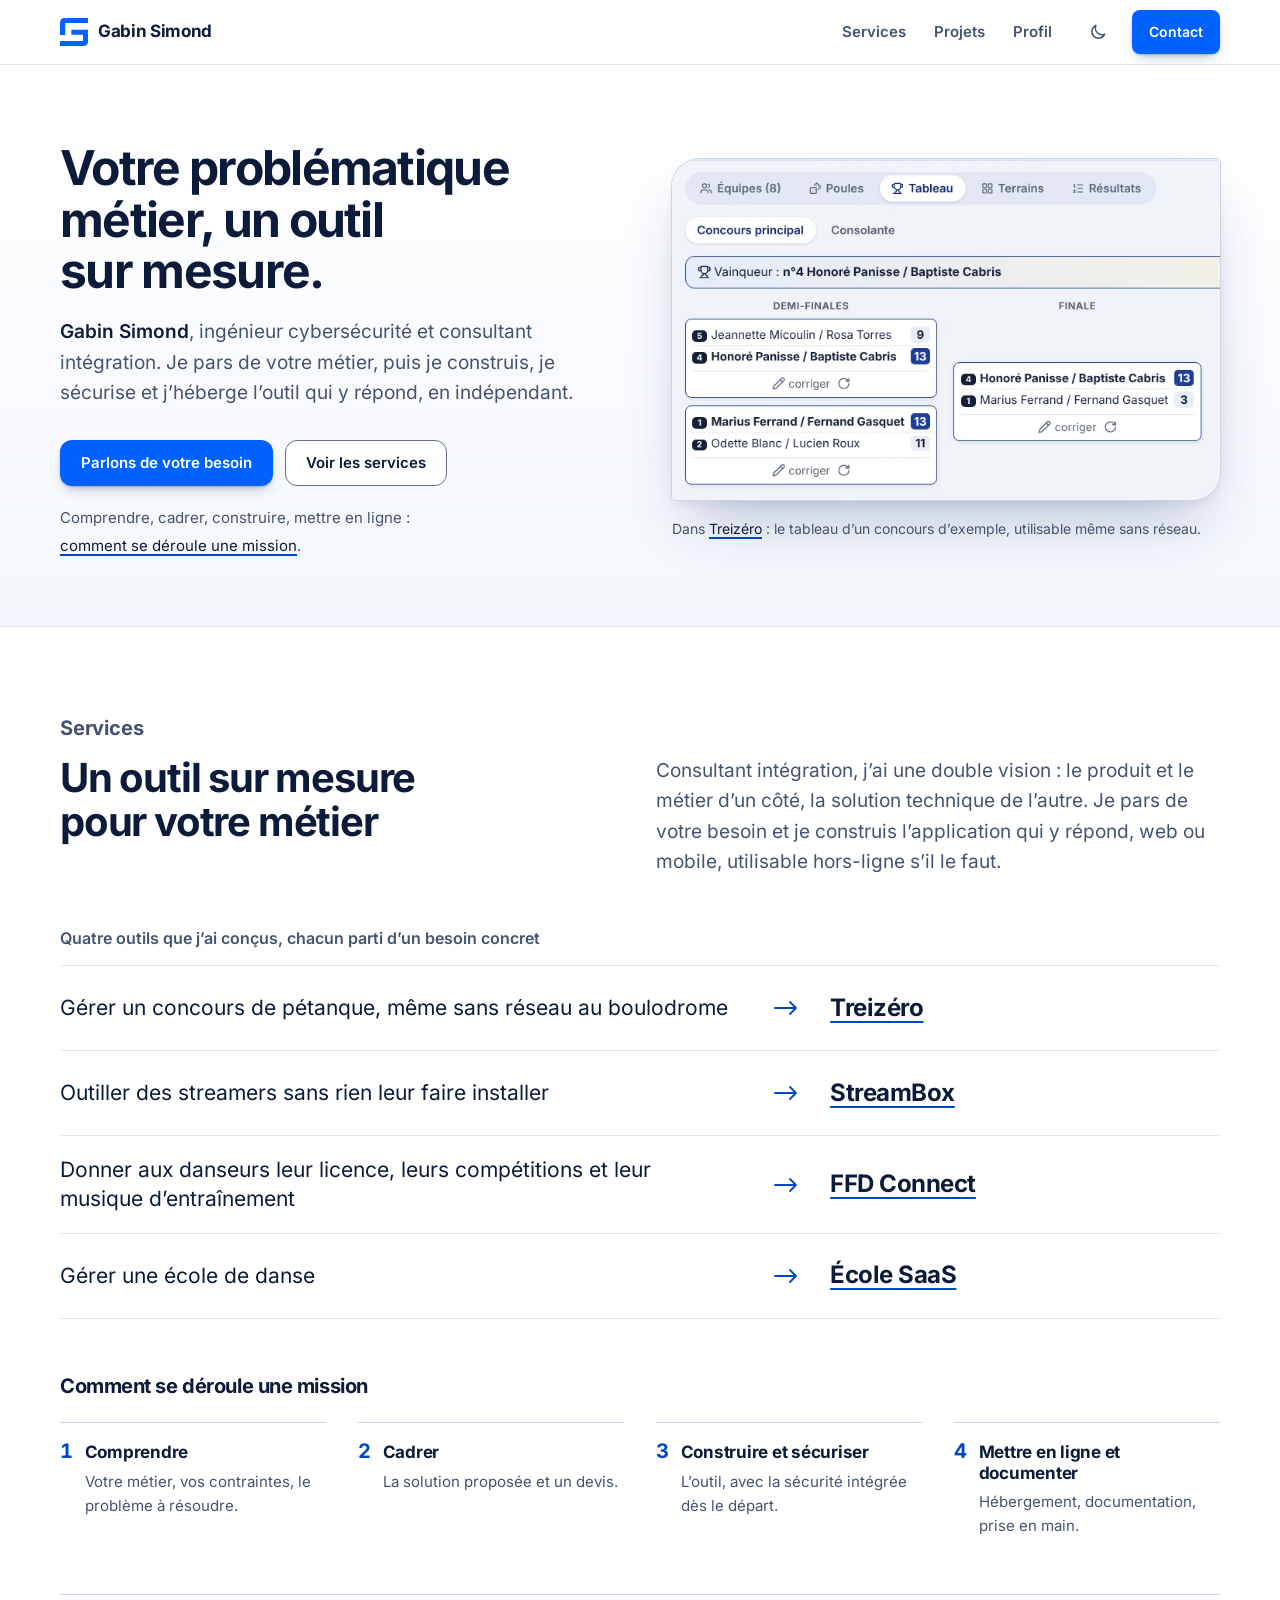
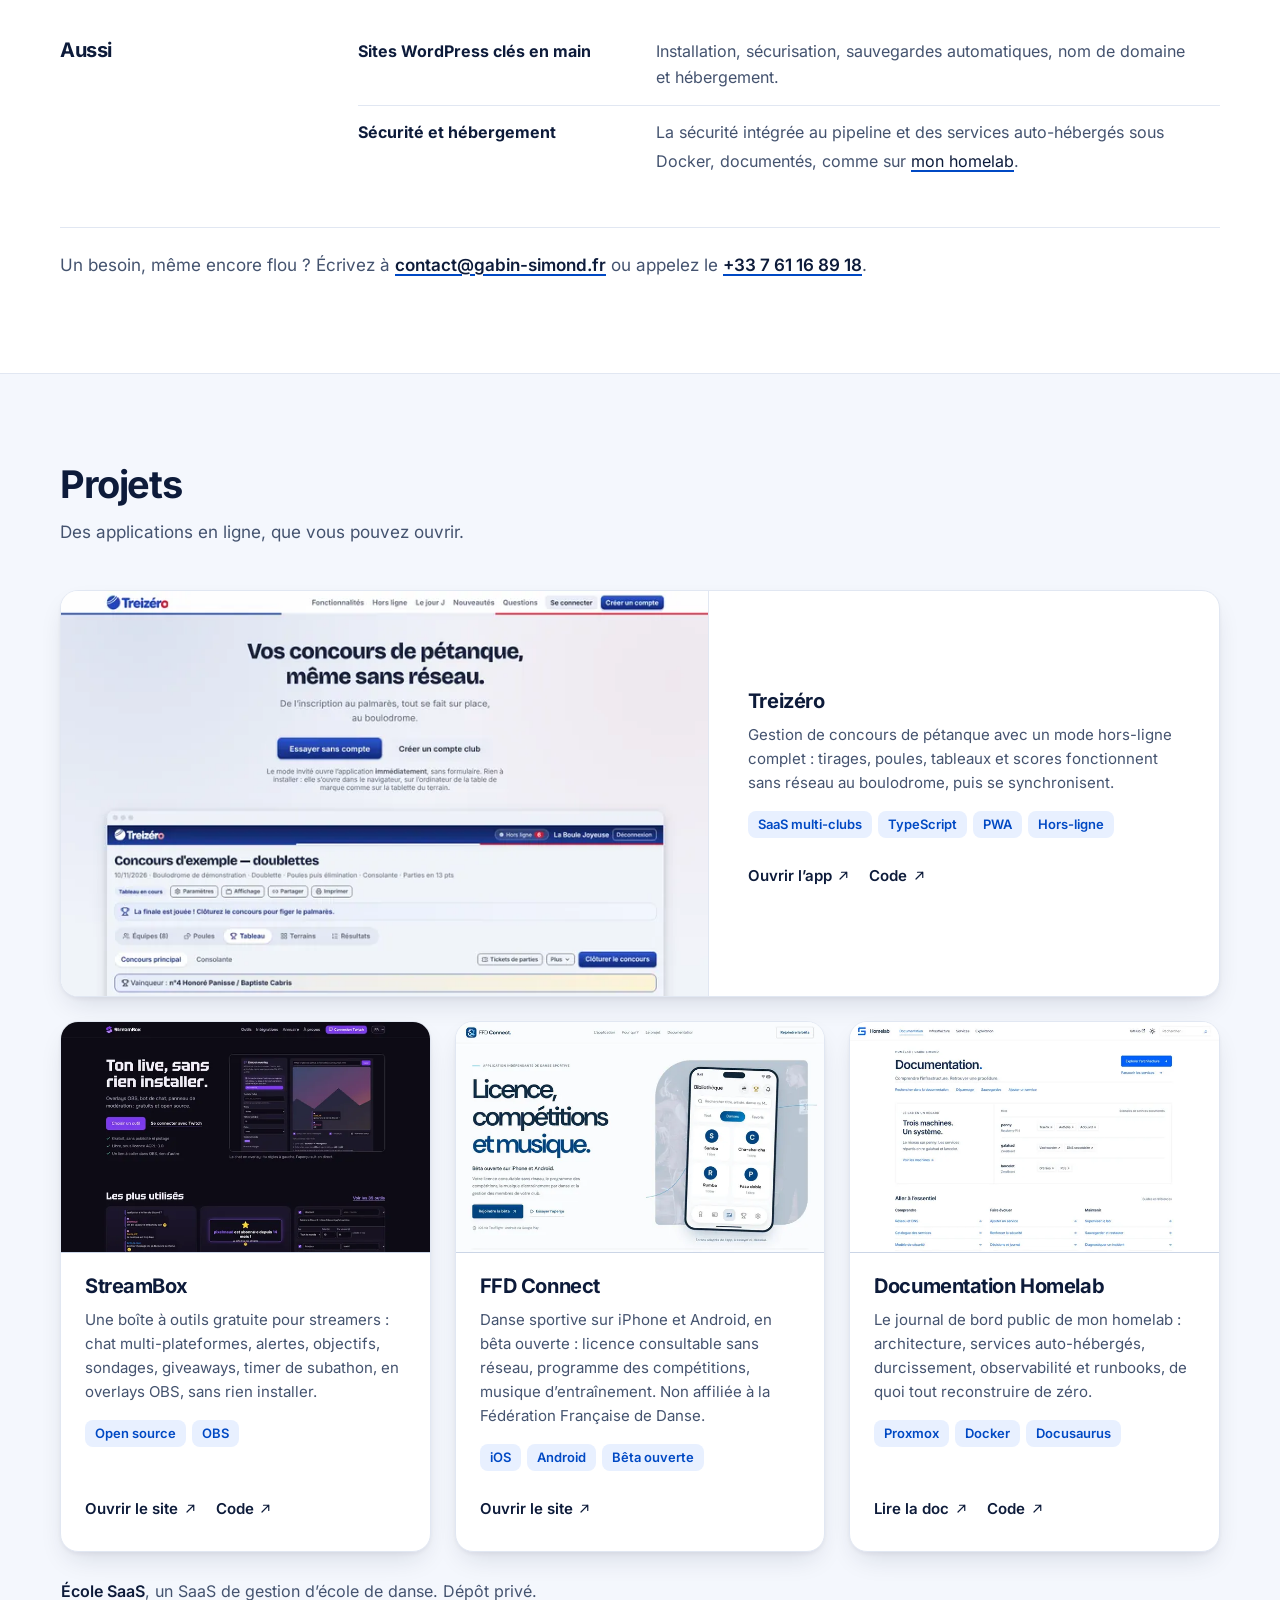
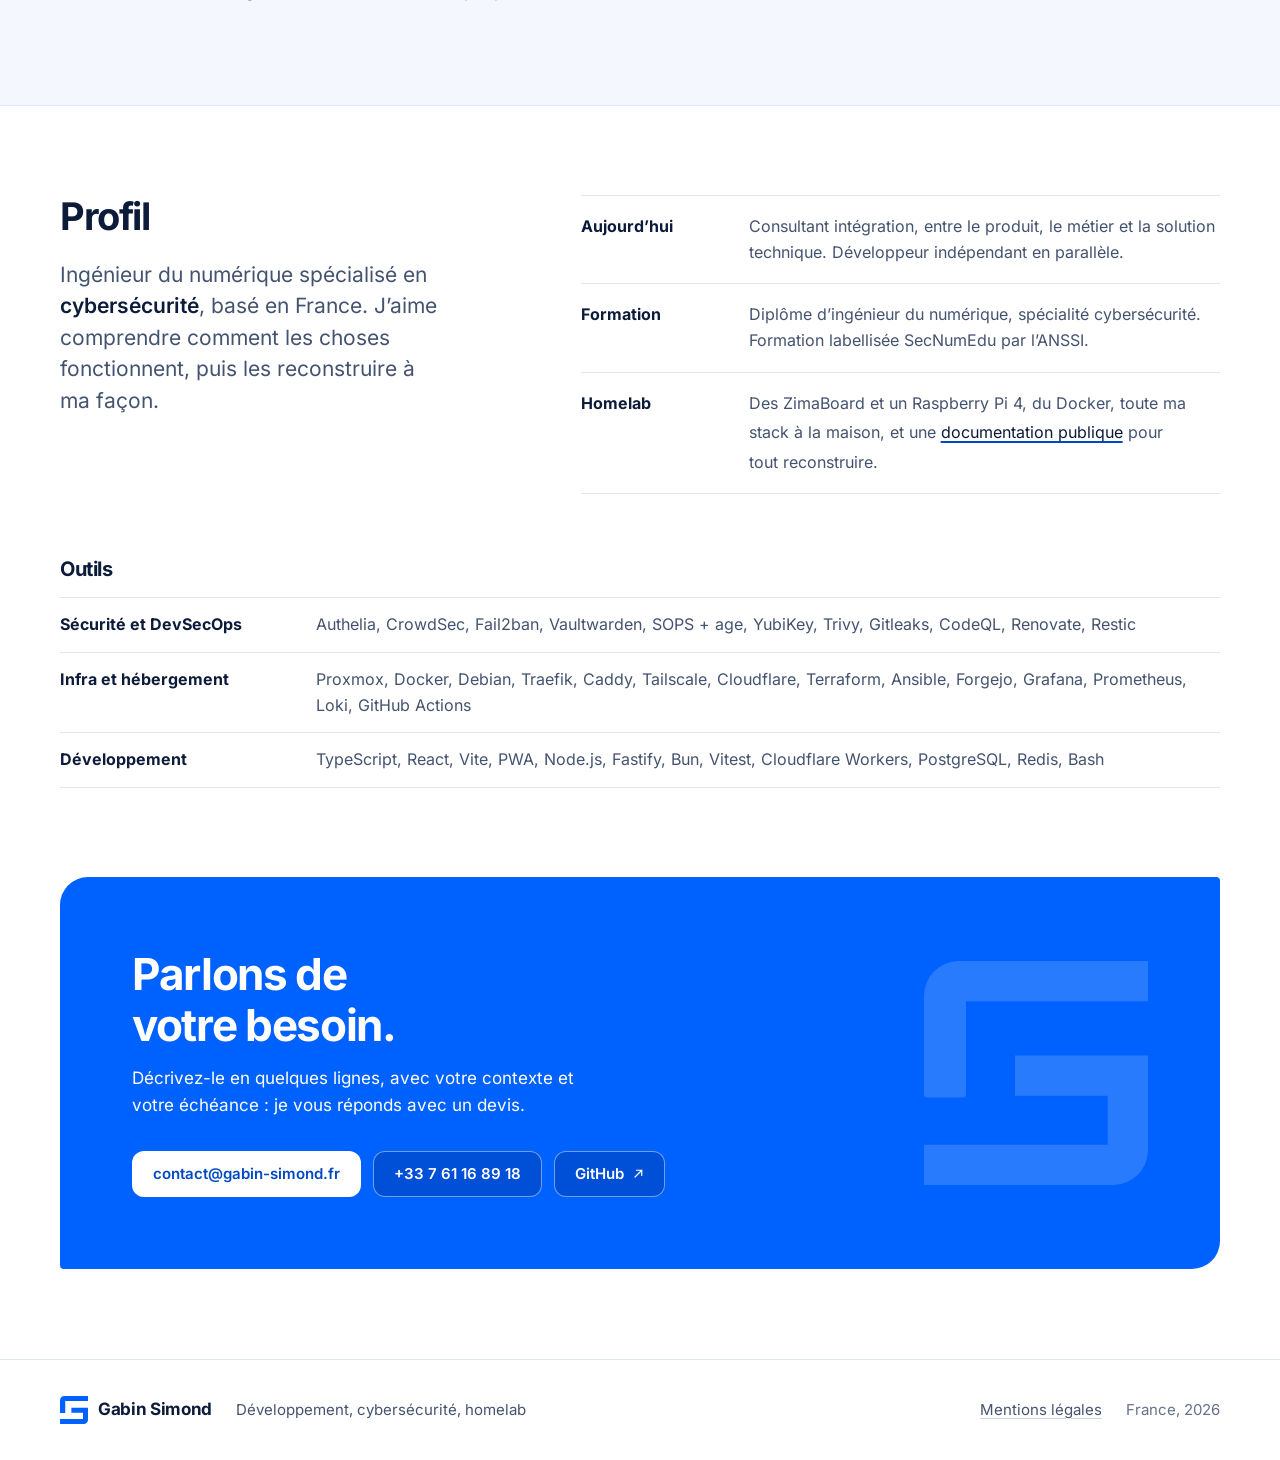
<file: index.html>
<!doctype html>
<html lang="fr">
<head>
  <meta charset="utf-8">
  <meta name="viewport" content="width=device-width, initial-scale=1">
  <meta http-equiv="Content-Security-Policy" content="default-src 'none'; style-src 'self'; script-src 'self'; font-src 'self'; img-src 'self'; base-uri 'none'; form-action 'none'">
  <meta name="referrer" content="strict-origin-when-cross-origin">
  <title>Gabin Simond, outils sur mesure, cybersécurité et DevSecOps</title>
  <meta name="description" content="Votre problématique métier, un outil sur mesure. Gabin Simond, ingénieur cybersécurité et consultant intégration, développeur indépendant.">
  <link rel="canonical" href="https://gabin-simond.fr/">
  <meta name="theme-color" content="#ffffff" media="(prefers-color-scheme: light)">
  <meta name="theme-color" content="#070d1c" media="(prefers-color-scheme: dark)">
  <meta property="og:type" content="website">
  <meta property="og:site_name" content="Gabin Simond">
  <meta property="og:locale" content="fr_FR">
  <meta property="og:url" content="https://gabin-simond.fr/">
  <meta property="og:title" content="Gabin Simond, outils sur mesure, cybersécurité et DevSecOps">
  <meta property="og:description" content="Votre problématique métier, un outil sur mesure. Développement, DevSecOps et auto-hébergement, en indépendant.">
  <meta property="og:image" content="https://gabin-simond.fr/images/og.png">
  <meta property="og:image:width" content="1200">
  <meta property="og:image:height" content="630">
  <meta property="og:image:alt" content="Gabin Simond. Votre problématique métier, un outil sur mesure. Ingénieur cybersécurité, consultant intégration. gabin-simond.fr">
  <meta name="twitter:card" content="summary_large_image">
  <link rel="icon" href="favicon.svg" type="image/svg+xml">
  <link rel="apple-touch-icon" href="apple-touch-icon.png">
  <link rel="preload" href="fonts/inter.woff2" as="font" type="font/woff2" crossorigin>
  <link rel="stylesheet" href="style.css">
  <script src="theme.js"></script>
  <script type="application/ld+json">
  {
    "@context": "https://schema.org",
    "@type": "Person",
    "name": "Gabin Simond",
    "url": "https://gabin-simond.fr/",
    "image": "https://gabin-simond.fr/images/og.png",
    "description": "Ingénieur du numérique spécialisé en cybersécurité, consultant intégration et développeur indépendant.",
    "jobTitle": "Ingénieur cybersécurité, consultant intégration",
    "knowsAbout": ["Cybersécurité", "DevSecOps", "Développement web", "Auto-hébergement", "TypeScript", "Docker"],
    "email": "mailto:contact@gabin-simond.fr",
    "telephone": "+33761168918",
    "address": { "@type": "PostalAddress", "addressCountry": "FR" },
    "sameAs": ["https://github.com/GabinSMD"]
  }
  </script>
</head>
<body>
  <a class="skip" href="#contenu">Aller au contenu</a>

  <header class="nav">
    <div class="wrap nav__in">
      <a class="brand" href="#haut" aria-label="Gabin Simond, haut de page"><svg class="brand__logo" viewBox="0 0 256 256" aria-hidden="true"><path d="M40 0H256V46H48V152a4 4 0 0 1-4 4H4a4 4 0 0 1-4-4V40A40 40 0 0 1 40 0ZM104 108H256V216a40 40 0 0 1-40 40H0V210H210V154H104Z"/></svg><span>Gabin Simond</span></a>
      <nav aria-label="Navigation principale">
        <ul class="nav__links">
          <li><a href="#services">Services</a></li>
          <li><a href="#projets">Projets</a></li>
          <li><a href="#profil">Profil</a></li>
        </ul>
      </nav>
      <button class="theme" type="button" id="theme-toggle" aria-label="Passer au thème sombre">
        <svg class="theme__moon" viewBox="0 0 24 24" aria-hidden="true"><path d="M20 14.5A8 8 0 0 1 9.5 4a8 8 0 1 0 10.5 10.5z"/></svg>
        <svg class="theme__sun" viewBox="0 0 24 24" aria-hidden="true"><circle cx="12" cy="12" r="4"/><path d="M12 2v2M12 20v2M4.9 4.9l1.4 1.4M17.7 17.7l1.4 1.4M2 12h2M20 12h2M4.9 19.1l1.4-1.4M17.7 6.3l1.4-1.4"/></svg>
      </button>
      <a class="btn btn--primary btn--sm" href="#contact">Contact</a>
    </div>
  </header>

  <main id="contenu">
    <section class="hero" id="haut">
      <div class="wrap hero__in">
        <div class="hero__text">
          <h1>Votre problématique métier, un outil sur mesure.</h1>
          <p class="hero__lead"><strong>Gabin Simond</strong>, ingénieur cybersécurité et consultant intégration. Je pars de votre métier, puis je construis, je sécurise et j’héberge l’outil qui y répond, en indépendant.</p>
          <div class="actions">
            <a class="btn btn--primary" href="#contact">Parlons de votre besoin</a>
            <a class="btn btn--ghost" href="#services">Voir les services</a>
          </div>
          <p class="hero__more">Comprendre, cadrer, construire, mettre en ligne&nbsp;: <a href="#t-methode">comment se déroule une mission</a>.</p>
        </div>
        <figure class="hero__stage">
          <a class="frame" href="#p-treizero" tabindex="-1" aria-hidden="true">
            <picture>
              <source type="image/webp" srcset="images/screens/treizero-tableau.webp">
              <img src="images/screens/treizero-tableau.jpg" width="707" height="440" alt="" fetchpriority="high">
            </picture>
          </a>
          <figcaption>Dans <a href="#p-treizero">Treizéro</a>&nbsp;: le tableau d’un concours d’exemple, utilisable même sans réseau.</figcaption>
        </figure>
      </div>
    </section>

    <section class="section" id="services" aria-labelledby="t-services">
      <div class="wrap">
        <div class="head">
          <h2 id="t-services">Services</h2>
        </div>
        <div class="offer">
          <h3>Un outil sur mesure pour votre métier</h3>
          <p>Consultant intégration, j’ai une double vision&nbsp;: le produit et le métier d’un côté, la solution technique de l’autre. Je pars de votre besoin et je construis l’application qui y répond, web ou mobile, utilisable hors-ligne s’il le faut.</p>
        </div>
        <p class="needs__label" id="t-preuves">Quatre outils que j’ai conçus, chacun parti d’un besoin concret</p>
        <ul class="needs" role="list" aria-labelledby="t-preuves">
          <li class="need">
            <p class="need__problem">Gérer un concours de pétanque, même sans réseau au boulodrome</p>
            <svg class="arr" viewBox="0 0 24 16" aria-hidden="true"><path d="M1 8h21M16 2l6 6-6 6" fill="none" stroke="currentColor" stroke-width="1.8" stroke-linecap="round" stroke-linejoin="round"/></svg>
            <p class="need__tool"><a href="#p-treizero">Treizéro</a></p>
          </li>
          <li class="need">
            <p class="need__problem">Outiller des streamers sans rien leur faire installer</p>
            <svg class="arr" viewBox="0 0 24 16" aria-hidden="true"><path d="M1 8h21M16 2l6 6-6 6" fill="none" stroke="currentColor" stroke-width="1.8" stroke-linecap="round" stroke-linejoin="round"/></svg>
            <p class="need__tool"><a href="#p-streambox">StreamBox</a></p>
          </li>
          <li class="need">
            <p class="need__problem">Donner aux danseurs leur licence, leurs compétitions et leur musique d’entraînement</p>
            <svg class="arr" viewBox="0 0 24 16" aria-hidden="true"><path d="M1 8h21M16 2l6 6-6 6" fill="none" stroke="currentColor" stroke-width="1.8" stroke-linecap="round" stroke-linejoin="round"/></svg>
            <p class="need__tool"><a href="#p-ffd">FFD Connect</a></p>
          </li>
          <li class="need">
            <p class="need__problem">Gérer une école de danse</p>
            <svg class="arr" viewBox="0 0 24 16" aria-hidden="true"><path d="M1 8h21M16 2l6 6-6 6" fill="none" stroke="currentColor" stroke-width="1.8" stroke-linecap="round" stroke-linejoin="round"/></svg>
            <p class="need__tool"><a href="#p-ecole">École SaaS</a></p>
          </li>
        </ul>
        <div class="method">
          <h3 id="t-methode">Comment se déroule une mission</h3>
          <ol class="steps" role="list" aria-labelledby="t-methode">
            <li class="step">
              <h4>Comprendre</h4>
              <p>Votre métier, vos contraintes, le problème à résoudre.</p>
            </li>
            <li class="step">
              <h4>Cadrer</h4>
              <p>La solution proposée et un devis.</p>
            </li>
            <li class="step">
              <h4>Construire et sécuriser</h4>
              <p>L’outil, avec la sécurité intégrée dès le départ.</p>
            </li>
            <li class="step">
              <h4>Mettre en ligne et documenter</h4>
              <p>Hébergement, documentation, prise en main.</p>
            </li>
          </ol>
        </div>
        <div class="also">
          <h3>Aussi</h3>
          <dl class="also__list">
            <div class="also__row">
              <dt>Sites WordPress clés en main</dt>
              <dd>Installation, sécurisation, sauvegardes automatiques, nom de domaine et&nbsp;hébergement.</dd>
            </div>
            <div class="also__row">
              <dt>Sécurité et hébergement</dt>
              <dd>La sécurité intégrée au pipeline et des services auto-hébergés sous Docker, documentés, comme sur <a href="#p-homelab">mon homelab</a>.</dd>
            </div>
          </dl>
        </div>
        <p class="quote">Un besoin, même encore flou&nbsp;? Écrivez à <a href="mailto:contact@gabin-simond.fr?subject=Mon%20besoin&amp;body=Bonjour%2C%0D%0A%0D%0AMon%20besoin%20%3A%0D%0A%0D%0AMon%20contexte%20%3A%0D%0A%0D%0AMon%20%C3%A9ch%C3%A9ance%20%3A%0D%0A">contact@gabin-simond.fr</a> ou appelez le <a href="tel:+33761168918">+33&nbsp;7&nbsp;61&nbsp;16&nbsp;89&nbsp;18</a>.</p>
      </div>
    </section>

    <section class="section section--wash" id="projets" aria-labelledby="t-projets">
      <div class="wrap">
        <div class="head">
          <h2 id="t-projets">Projets</h2>
          <p>Des applications en ligne, que vous pouvez ouvrir.</p>
        </div>
        <ul class="projects">
          <li class="project project--lead" id="p-treizero">
            <div class="project__shot">
              <picture>
              <source type="image/webp" srcset="images/screens/treizero-site-720.webp 720w, images/screens/treizero-site-1440.webp 1440w" sizes="(max-width: 48rem) calc(100vw - 4rem), (max-width: 64rem) 50vw, 640px">
              <img src="images/screens/treizero-site.jpg" width="1440" height="900" alt="Capture d’écran du site Treizéro" loading="lazy">
            </picture>
            </div>
            <div class="project__body">
              <h3>Treizéro</h3>
              <p class="project__desc">Gestion de concours de pétanque avec un mode hors-ligne complet&nbsp;: tirages, poules, tableaux et scores fonctionnent sans réseau au boulodrome, puis se synchronisent.</p>
              <ul class="tags"><li>SaaS multi-clubs</li><li>TypeScript</li><li>PWA</li><li>Hors-ligne</li></ul>
              <ul class="project__links"><li><a href="https://treizero.gabin-simond.fr/" rel="noopener">Ouvrir l’app<svg class="ext" viewBox="0 0 16 16" aria-hidden="true"><path d="M6 3h7v7M13 3 4 12" fill="none" stroke="currentColor" stroke-width="1.6" stroke-linecap="round" stroke-linejoin="round"/></svg></a></li><li><a href="https://github.com/GabinSMD/treizero" rel="noopener">Code<svg class="ext" viewBox="0 0 16 16" aria-hidden="true"><path d="M6 3h7v7M13 3 4 12" fill="none" stroke="currentColor" stroke-width="1.6" stroke-linecap="round" stroke-linejoin="round"/></svg></a></li></ul>
            </div>
          </li>
          <li class="project" id="p-streambox">
            <div class="project__shot">
              <picture>
              <source type="image/webp" srcset="images/screens/streambox-720.webp 720w, images/screens/streambox-1440.webp 1440w" sizes="(max-width: 48rem) calc(100vw - 4rem), (max-width: 64rem) 50vw, 640px">
              <img src="images/screens/streambox.jpg" width="1440" height="900" alt="Capture d’écran du site StreamBox" loading="lazy">
            </picture>
            </div>
            <div class="project__body">
              <h3>StreamBox</h3>
              <p class="project__desc">Une boîte à outils gratuite pour streamers&nbsp;: chat multi-plateformes, alertes, objectifs, sondages, giveaways, timer de subathon, en overlays OBS, sans rien installer.</p>
              <ul class="tags"><li>Open source</li><li>OBS</li></ul>
              <ul class="project__links"><li><a href="https://streambox.gabin-simond.fr/" rel="noopener">Ouvrir le site<svg class="ext" viewBox="0 0 16 16" aria-hidden="true"><path d="M6 3h7v7M13 3 4 12" fill="none" stroke="currentColor" stroke-width="1.6" stroke-linecap="round" stroke-linejoin="round"/></svg></a></li><li><a href="https://github.com/GabinSMD/StreamBox" rel="noopener">Code<svg class="ext" viewBox="0 0 16 16" aria-hidden="true"><path d="M6 3h7v7M13 3 4 12" fill="none" stroke="currentColor" stroke-width="1.6" stroke-linecap="round" stroke-linejoin="round"/></svg></a></li></ul>
            </div>
          </li>
          <li class="project" id="p-ffd">
            <div class="project__shot">
              <picture>
              <source type="image/webp" srcset="images/screens/ffd-720.webp 720w, images/screens/ffd-1440.webp 1440w" sizes="(max-width: 48rem) calc(100vw - 4rem), (max-width: 64rem) 50vw, 640px">
              <img src="images/screens/ffd.jpg" width="1440" height="900" alt="Capture d’écran du site FFD Connect" loading="lazy">
            </picture>
            </div>
            <div class="project__body">
              <h3>FFD Connect</h3>
              <p class="project__desc">Danse sportive sur iPhone et Android, en bêta ouverte&nbsp;: licence consultable sans réseau, programme des compétitions, musique d’entraînement. Non affiliée à la Fédération Française de Danse.</p>
              <ul class="tags"><li>iOS</li><li>Android</li><li>Bêta ouverte</li></ul>
              <ul class="project__links"><li><a href="https://ffd.gabin-simond.fr" rel="noopener">Ouvrir le site<svg class="ext" viewBox="0 0 16 16" aria-hidden="true"><path d="M6 3h7v7M13 3 4 12" fill="none" stroke="currentColor" stroke-width="1.6" stroke-linecap="round" stroke-linejoin="round"/></svg></a></li></ul>
            </div>
          </li>
          <li class="project" id="p-homelab">
            <div class="project__shot">
              <picture>
              <source type="image/webp" srcset="images/screens/homelab-720.webp 720w, images/screens/homelab-1440.webp 1440w" sizes="(max-width: 48rem) calc(100vw - 4rem), (max-width: 64rem) 50vw, 640px">
              <img src="images/screens/homelab.jpg" width="1440" height="900" alt="Capture d’écran de la documentation Homelab" loading="lazy">
            </picture>
            </div>
            <div class="project__body">
              <h3>Documentation Homelab</h3>
              <p class="project__desc">Le journal de bord public de mon homelab&nbsp;: architecture, services auto-hébergés, durcissement, observabilité et runbooks, de quoi tout reconstruire de zéro.</p>
              <ul class="tags"><li>Proxmox</li><li>Docker</li><li>Docusaurus</li></ul>
              <ul class="project__links"><li><a href="https://homelab.gabin-simond.fr" rel="noopener">Lire la doc<svg class="ext" viewBox="0 0 16 16" aria-hidden="true"><path d="M6 3h7v7M13 3 4 12" fill="none" stroke="currentColor" stroke-width="1.6" stroke-linecap="round" stroke-linejoin="round"/></svg></a></li><li><a href="https://github.com/GabinSMD/homelab-doc" rel="noopener">Code<svg class="ext" viewBox="0 0 16 16" aria-hidden="true"><path d="M6 3h7v7M13 3 4 12" fill="none" stroke="currentColor" stroke-width="1.6" stroke-linecap="round" stroke-linejoin="round"/></svg></a></li></ul>
            </div>
          </li>
        </ul>
        <p class="private" id="p-ecole"><strong>École SaaS</strong>, un SaaS de gestion d’école de danse. Dépôt privé.</p>
      </div>
    </section>

    <section class="section" id="profil" aria-labelledby="t-profil">
      <div class="wrap profil">
        <div class="profil__text">
          <h2 id="t-profil">Profil</h2>
          <p class="profil__lead">Ingénieur du numérique spécialisé en <strong>cybersécurité</strong>, basé en France. J’aime comprendre comment les choses fonctionnent, puis les reconstruire à ma façon.</p>
        </div>
        <dl class="facts">
          <div class="fact">
            <dt>Aujourd’hui</dt>
            <dd>Consultant intégration, entre le produit, le métier et la solution technique. Développeur indépendant en parallèle.</dd>
          </div>
          <div class="fact">
            <dt>Formation</dt>
            <dd>Diplôme d’ingénieur du numérique, spécialité cybersécurité. Formation labellisée SecNumEdu par l’ANSSI.</dd>
          </div>
          <div class="fact">
            <dt>Homelab</dt>
            <dd>Des ZimaBoard et un Raspberry Pi 4, du Docker, toute ma stack à la maison, et une <a href="#p-homelab">documentation publique</a> pour tout&nbsp;reconstruire.</dd>
          </div>
        </dl>
        <div class="tools" id="outils">
          <h3>Outils</h3>
          <dl class="toolrows">
            <div class="toolrow">
              <dt>Sécurité et DevSecOps</dt>
              <dd>Authelia, CrowdSec, Fail2ban, Vaultwarden, SOPS + age, YubiKey, Trivy, Gitleaks, CodeQL, Renovate, Restic</dd>
            </div>
            <div class="toolrow">
              <dt>Infra et hébergement</dt>
              <dd>Proxmox, Docker, Debian, Traefik, Caddy, Tailscale, Cloudflare, Terraform, Ansible, Forgejo, Grafana, Prometheus, Loki, GitHub Actions</dd>
            </div>
            <div class="toolrow">
              <dt>Développement</dt>
              <dd>TypeScript, React, Vite, PWA, Node.js, Fastify, Bun, Vitest, Cloudflare Workers, PostgreSQL, Redis, Bash</dd>
            </div>
          </dl>
        </div>
      </div>
    </section>

    <section class="section" id="contact" aria-labelledby="t-contact">
      <div class="wrap">
        <div class="contact">
          <svg class="contact__logo" viewBox="0 0 256 256" aria-hidden="true"><path d="M40 0H256V46H48V152a4 4 0 0 1-4 4H4a4 4 0 0 1-4-4V40A40 40 0 0 1 40 0ZM104 108H256V216a40 40 0 0 1-40 40H0V210H210V154H104Z"/></svg>
          <h2 id="t-contact">Parlons de votre besoin.</h2>
          <p class="contact__lead">Décrivez-le en quelques lignes, avec votre contexte et votre échéance&nbsp;: je vous réponds avec un devis.</p>
          <div class="actions">
            <a class="btn btn--light" href="mailto:contact@gabin-simond.fr?subject=Mon%20besoin&amp;body=Bonjour%2C%0D%0A%0D%0AMon%20besoin%20%3A%0D%0A%0D%0AMon%20contexte%20%3A%0D%0A%0D%0AMon%20%C3%A9ch%C3%A9ance%20%3A%0D%0A">contact@gabin-simond.fr</a>
            <a class="btn btn--onblue" href="tel:+33761168918">+33 7 61 16 89 18</a>
            <a class="btn btn--onblue" href="https://github.com/GabinSMD" rel="noopener">GitHub<svg class="ext" viewBox="0 0 16 16" aria-hidden="true"><path d="M6 3h7v7M13 3 4 12" fill="none" stroke="currentColor" stroke-width="1.6" stroke-linecap="round" stroke-linejoin="round"/></svg></a>
          </div>
        </div>
      </div>
    </section>
  </main>

  <footer class="foot">
    <div class="wrap foot__in">
      <a class="brand" href="#haut" aria-label="Gabin Simond, haut de page"><svg class="brand__logo" viewBox="0 0 256 256" aria-hidden="true"><path d="M40 0H256V46H48V152a4 4 0 0 1-4 4H4a4 4 0 0 1-4-4V40A40 40 0 0 1 40 0ZM104 108H256V216a40 40 0 0 1-40 40H0V210H210V154H104Z"/></svg><span>Gabin Simond</span></a>
      <p>Développement, cybersécurité, homelab</p>
      <p class="foot__end"><a href="mentions-legales.html">Mentions légales</a><span>France, 2026</span></p>
    </div>
  </footer>
</body>
</html>
</file>
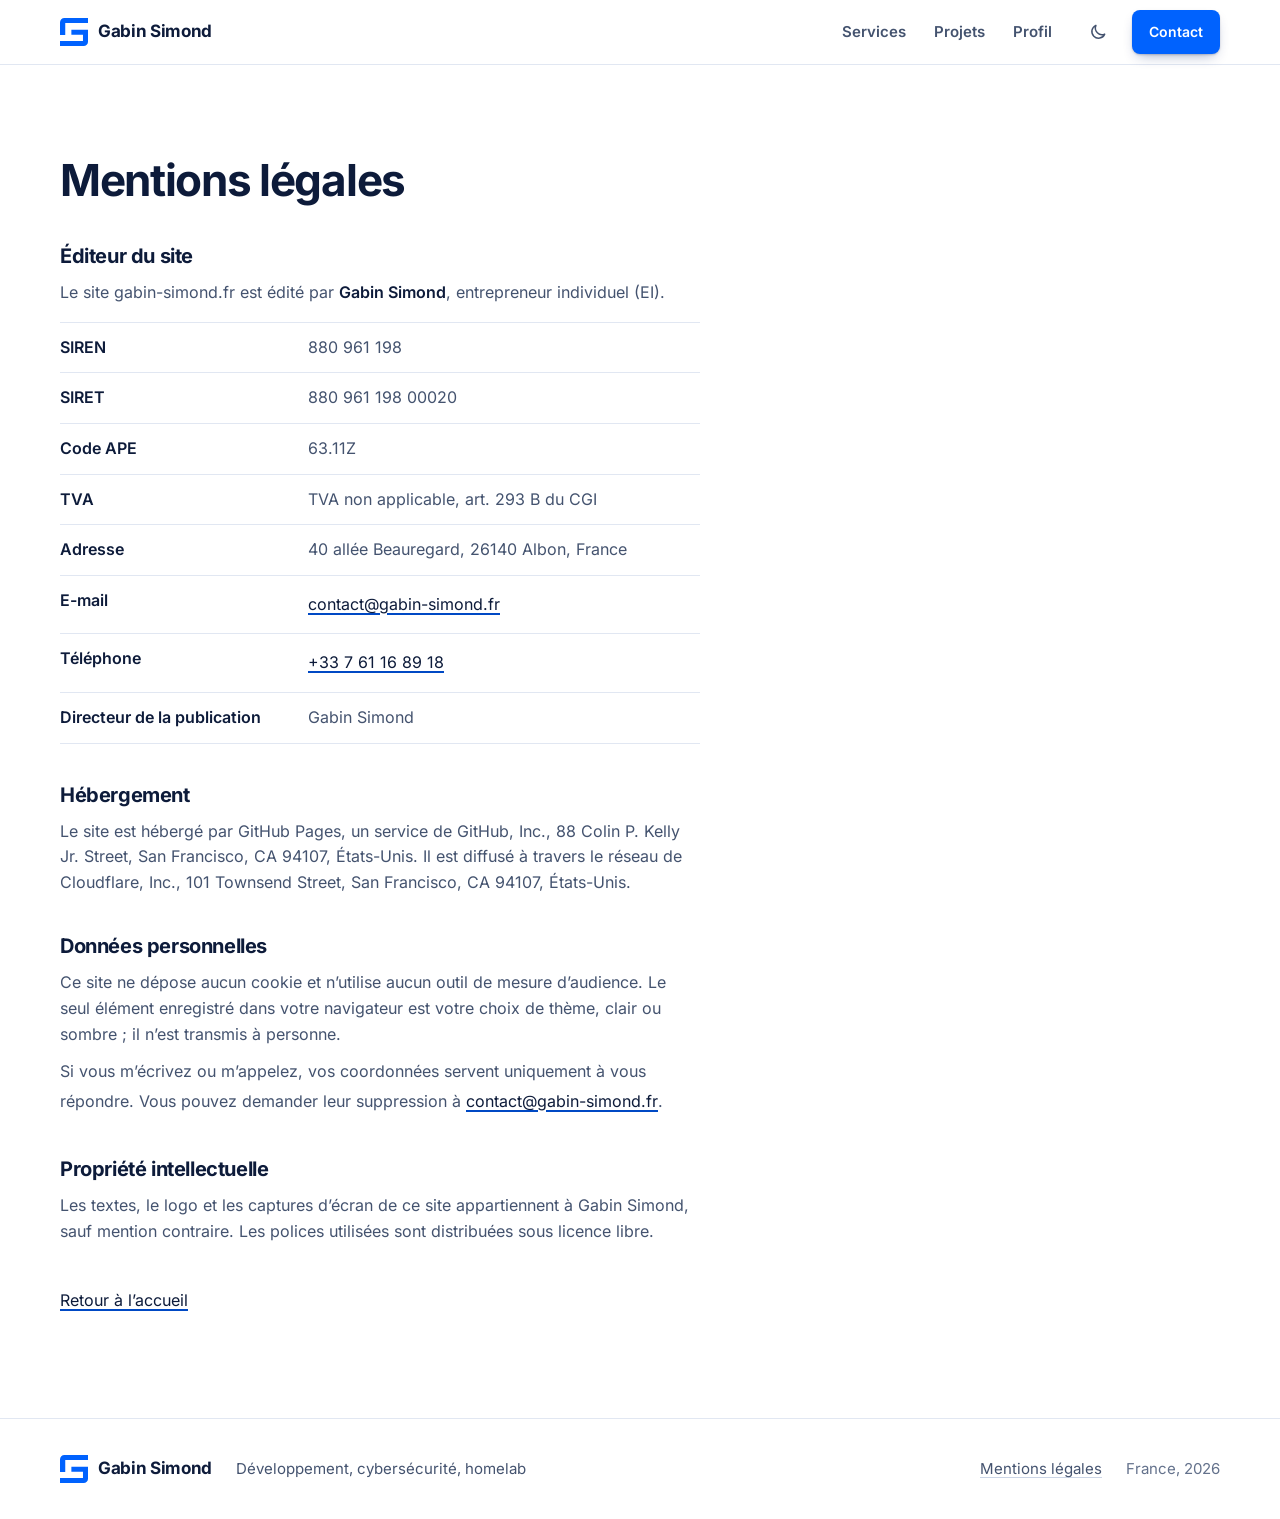
<file: mentions-legales.html>
<!doctype html>
<html lang="fr">
<head>
  <meta charset="utf-8">
  <meta name="viewport" content="width=device-width, initial-scale=1">
  <meta http-equiv="Content-Security-Policy" content="default-src 'none'; style-src 'self'; script-src 'self'; font-src 'self'; img-src 'self'; base-uri 'none'; form-action 'none'">
  <meta name="referrer" content="strict-origin-when-cross-origin">
  <title>Mentions légales, Gabin Simond</title>
  <meta name="description" content="Mentions légales du site gabin-simond.fr : éditeur, hébergement, données personnelles.">
  <link rel="canonical" href="https://gabin-simond.fr/mentions-legales.html">
  <meta name="theme-color" content="#ffffff" media="(prefers-color-scheme: light)">
  <meta name="theme-color" content="#070d1c" media="(prefers-color-scheme: dark)">
  <link rel="icon" href="favicon.svg" type="image/svg+xml">
  <link rel="apple-touch-icon" href="apple-touch-icon.png">
  <link rel="preload" href="fonts/inter.woff2" as="font" type="font/woff2" crossorigin>
  <link rel="stylesheet" href="style.css">
  <script src="theme.js"></script>
</head>
<body>
  <a class="skip" href="#contenu">Aller au contenu</a>

  <header class="nav">
    <div class="wrap nav__in">
      <a class="brand" href="./" aria-label="Gabin Simond, accueil"><svg class="brand__logo" viewBox="0 0 256 256" aria-hidden="true"><path d="M40 0H256V46H48V152a4 4 0 0 1-4 4H4a4 4 0 0 1-4-4V40A40 40 0 0 1 40 0ZM104 108H256V216a40 40 0 0 1-40 40H0V210H210V154H104Z"/></svg><span>Gabin Simond</span></a>
      <nav aria-label="Navigation principale">
        <ul class="nav__links">
          <li><a href="./#services">Services</a></li>
          <li><a href="./#projets">Projets</a></li>
          <li><a href="./#profil">Profil</a></li>
        </ul>
      </nav>
      <button class="theme" type="button" id="theme-toggle" aria-label="Passer au thème sombre">
        <svg class="theme__moon" viewBox="0 0 24 24" aria-hidden="true"><path d="M20 14.5A8 8 0 0 1 9.5 4a8 8 0 1 0 10.5 10.5z"/></svg>
        <svg class="theme__sun" viewBox="0 0 24 24" aria-hidden="true"><circle cx="12" cy="12" r="4"/><path d="M12 2v2M12 20v2M4.9 4.9l1.4 1.4M17.7 17.7l1.4 1.4M2 12h2M20 12h2M4.9 19.1l1.4-1.4M17.7 6.3l1.4-1.4"/></svg>
      </button>
      <a class="btn btn--primary btn--sm" href="./#contact">Contact</a>
    </div>
  </header>

  <main id="contenu">
    <article class="section legal">
      <div class="wrap legal__in">
        <h1>Mentions légales</h1>

        <h2>Éditeur du site</h2>
        <p>Le site gabin-simond.fr est édité par <strong>Gabin Simond</strong>, entrepreneur individuel (EI).</p>
        <dl class="legal__list">
          <div><dt>SIREN</dt><dd>880 961 198</dd></div>
          <div><dt>SIRET</dt><dd>880 961 198 00020</dd></div>
          <div><dt>Code APE</dt><dd>63.11Z</dd></div>
          <div><dt>TVA</dt><dd>TVA non applicable, art. 293 B du CGI</dd></div>
          <div><dt>Adresse</dt><dd>40 allée Beauregard, 26140 Albon, France</dd></div>
          <div><dt>E-mail</dt><dd><a href="mailto:contact@gabin-simond.fr">contact@gabin-simond.fr</a></dd></div>
          <div><dt>Téléphone</dt><dd><a href="tel:+33761168918">+33&nbsp;7&nbsp;61&nbsp;16&nbsp;89&nbsp;18</a></dd></div>
          <div><dt>Directeur de la publication</dt><dd>Gabin Simond</dd></div>
        </dl>

        <h2>Hébergement</h2>
        <p>Le site est hébergé par GitHub Pages, un service de GitHub, Inc., 88 Colin P. Kelly Jr. Street, San Francisco, CA 94107, États-Unis. Il est diffusé à travers le réseau de Cloudflare, Inc., 101 Townsend Street, San Francisco, CA 94107, États-Unis.</p>

        <h2>Données personnelles</h2>
        <p>Ce site ne dépose aucun cookie et n’utilise aucun outil de mesure d’audience. Le seul élément enregistré dans votre navigateur est votre choix de thème, clair ou sombre&nbsp;; il n’est transmis à personne.</p>
        <p>Si vous m’écrivez ou m’appelez, vos coordonnées servent uniquement à vous répondre. Vous pouvez demander leur suppression à <a href="mailto:contact@gabin-simond.fr">contact@gabin-simond.fr</a>.</p>

        <h2>Propriété intellectuelle</h2>
        <p>Les textes, le logo et les captures d’écran de ce site appartiennent à Gabin Simond, sauf mention contraire. Les polices utilisées sont distribuées sous licence libre.</p>

        <p class="legal__back"><a href="./">Retour à l’accueil</a></p>
      </div>
    </article>
  </main>

  <footer class="foot">
    <div class="wrap foot__in">
      <a class="brand" href="./" aria-label="Gabin Simond, accueil"><svg class="brand__logo" viewBox="0 0 256 256" aria-hidden="true"><path d="M40 0H256V46H48V152a4 4 0 0 1-4 4H4a4 4 0 0 1-4-4V40A40 40 0 0 1 40 0ZM104 108H256V216a40 40 0 0 1-40 40H0V210H210V154H104Z"/></svg><span>Gabin Simond</span></a>
      <p>Développement, cybersécurité, homelab</p>
      <p class="foot__end"><a href="mentions-legales.html" aria-current="page">Mentions légales</a><span>France, 2026</span></p>
    </div>
  </footer>
</body>
</html>
</file>
<file: style.css>
@font-face { font-family: "Inter"; src: url("fonts/inter.woff2") format("woff2"); font-weight: 100 900; font-display: swap; }

/* ---------- Tokens: light by default, dark by system setting or by choice ---------- */
:root {
  color-scheme: light;
  --paper: #ffffff;
  --wash: #f4f7fd;
  --card: #ffffff;
  --ink: #0d1b3a;
  --ink-2: #44536f;
  --ink-3: #64728c;
  --line: #e1e7f2;
  --line-strong: #cbd5e6;
  --blue: #0062fe;
  --blue-deep: #0049c4;
  --blue-text: #0049c4;
  --blue-soft: #e8f0ff;
  --white: #ffffff;
  --on-blue: #ffffff;
  --hover: #eef3fc;
  --panel-hover: #dbe7ff;
  --logo: #0062fe;
  --veil: rgba(0, 20, 80, 0.22);
  --veil-2: rgba(0, 20, 80, 0.38);
  --veil-line: rgba(255, 255, 255, 0.45);
  --panel-mark: rgba(255, 255, 255, 0.16);
  --shot-dim: 1;
  --shadow-1: 0 1px 2px rgba(13, 27, 58, 0.06), 0 2px 6px rgba(13, 27, 58, 0.04);
  --shadow-2: 0 2px 4px rgba(13, 27, 58, 0.05), 0 12px 28px -8px rgba(13, 27, 58, 0.14);
  --shadow-3: 0 4px 8px rgba(13, 27, 58, 0.06), 0 32px 64px -20px rgba(13, 40, 110, 0.3);
  --shadow-btn: 0 1px 2px rgba(13, 27, 58, 0.2), 0 6px 14px -6px rgba(13, 40, 110, 0.45);

  --sans: "Inter", ui-sans-serif, system-ui, -apple-system, "Segoe UI", sans-serif;
  --r-sm: 8px; --r-md: 12px; --r-lg: 18px; --r-xl: 28px; --r-cut: 4px;
  --gutter: clamp(1.25rem, 4vw, 2.5rem);
  --ease: cubic-bezier(0.2, 0.7, 0.2, 1);
}
@media (prefers-color-scheme: dark) {
  :root:not([data-theme="light"]) {
    color-scheme: dark;
    --paper: #070d1c;
    --wash: #0c1630;
    --card: #101b34;
    --ink: #eef2ff;
    --ink-2: #aab6d2;
    --ink-3: #8593b3;
    --line: #24335a;
    --line-strong: #34456f;
    --blue: #0062fe;
    --blue-deep: #0049c4;
    --blue-text: #7fb0ff;
    --blue-soft: #0f2550;
    --white: #ffffff;
    --on-blue: #ffffff;
    --hover: #16233f;
    --panel-hover: #dbe7ff;
    --logo: #2f7dff;
    --veil: rgba(0, 20, 80, 0.22);
    --veil-2: rgba(0, 20, 80, 0.38);
    --veil-line: rgba(255, 255, 255, 0.45);
    --panel-mark: rgba(255, 255, 255, 0.16);
    --shot-dim: 1;
    --shadow-1: 0 1px 2px rgba(0, 0, 0, 0.4);
    --shadow-2: 0 2px 6px rgba(0, 0, 0, 0.35), 0 16px 32px -12px rgba(0, 0, 0, 0.6);
    --shadow-3: 0 6px 12px rgba(0, 0, 0, 0.35), 0 36px 72px -20px rgba(0, 0, 0, 0.8);
    --shadow-btn: 0 1px 2px rgba(0, 0, 0, 0.4), 0 6px 14px -6px rgba(0, 0, 0, 0.7);
  }
}
:root[data-theme="dark"] {
  color-scheme: dark;
  --paper: #070d1c;
  --wash: #0c1630;
  --card: #101b34;
  --ink: #eef2ff;
  --ink-2: #aab6d2;
  --ink-3: #8593b3;
  --line: #24335a;
  --line-strong: #34456f;
  --blue: #0062fe;
  --blue-deep: #0049c4;
  --blue-text: #7fb0ff;
  --blue-soft: #0f2550;
  --white: #ffffff;
  --on-blue: #ffffff;
  --hover: #16233f;
  --panel-hover: #dbe7ff;
  --logo: #2f7dff;
  --veil: rgba(0, 20, 80, 0.22);
  --veil-2: rgba(0, 20, 80, 0.38);
  --veil-line: rgba(255, 255, 255, 0.45);
  --panel-mark: rgba(255, 255, 255, 0.16);
  --shot-dim: 1;
  --shadow-1: 0 1px 2px rgba(0, 0, 0, 0.4);
  --shadow-2: 0 2px 6px rgba(0, 0, 0, 0.35), 0 16px 32px -12px rgba(0, 0, 0, 0.6);
  --shadow-3: 0 6px 12px rgba(0, 0, 0, 0.35), 0 36px 72px -20px rgba(0, 0, 0, 0.8);
  --shadow-btn: 0 1px 2px rgba(0, 0, 0, 0.4), 0 6px 14px -6px rgba(0, 0, 0, 0.7);
}

/* ---------- Base ---------- */
*, *::before, *::after { box-sizing: border-box; }
html, body { overflow-x: clip; }
html { scroll-behavior: smooth; scroll-padding-top: 5rem; -webkit-text-size-adjust: 100%; }
body {
  margin: 0; background: var(--paper); color: var(--ink);
  font-family: var(--sans); font-size: 1rem; line-height: 1.6;
  -webkit-font-smoothing: antialiased; font-feature-settings: "cv11", "ss01";
}
h1, h2, h3, h4, p, ul, ol, dl, dd, figure { margin: 0; }
ul { padding: 0; list-style: none; }
h1, h2, h3 { font-weight: 700; letter-spacing: -0.022em; line-height: 1.15; text-wrap: balance; overflow-wrap: break-word; }
p { text-wrap: pretty; }
a { color: inherit; }
img { display: block; max-width: 100%; height: auto; }
svg { display: block; }
strong { font-weight: 600; color: var(--ink); }
::selection { background: var(--blue); color: var(--on-blue); }
:focus-visible { outline: 2px solid var(--blue-text); outline-offset: 3px; border-radius: var(--r-sm); }

.wrap { width: min(100% - 2 * var(--gutter), 72.5rem); margin-inline: auto; }
.skip {
  position: absolute; inset-inline-start: var(--gutter); inset-block-start: 0.5rem; z-index: 50;
  transform: translateY(-200%); background: var(--ink); color: var(--paper);
  padding: 0.6rem 1rem; border-radius: var(--r-sm); font-weight: 600; text-decoration: none;
}
.skip:focus { transform: none; }
.ext { inline-size: 0.8em; block-size: 0.8em; flex: none; }
.hero__stage figcaption a, .hero__more a, .quote a, .fact a {
  color: var(--ink); text-decoration: underline; text-decoration-color: var(--blue-text);
  text-decoration-thickness: 1.5px; text-underline-offset: 0.2em;
  transition: color 0.2s var(--ease);
}
.hero__stage figcaption a:hover, .hero__more a:hover, .quote a:hover, .fact a:hover { color: var(--blue-text); }

/* ---------- Buttons ---------- */
.actions { display: flex; flex-wrap: wrap; align-items: center; gap: 0.75rem; }
.btn {
  display: inline-flex; align-items: center; justify-content: center; gap: 0.5rem;
  min-height: 2.875rem; padding-inline: 1.25rem;
  border: 1px solid transparent; border-radius: var(--r-md);
  font-weight: 600; font-size: 0.9375rem; text-decoration: none; white-space: nowrap; cursor: pointer;
  transition: background-color 0.2s var(--ease), border-color 0.2s var(--ease), color 0.2s var(--ease), transform 0.2s var(--ease);
}
.btn:active { transform: translateY(1px); }
.btn--sm { min-height: 2.75rem; padding-inline: 1rem; font-size: 0.875rem; border-radius: var(--r-sm); }
.btn--primary { background: var(--blue); color: var(--on-blue); box-shadow: var(--shadow-btn); }
.btn--primary:hover { background: var(--blue-deep); }
.btn--ghost { background: var(--card); color: var(--ink); border-color: var(--ink-3); }
.btn--ghost:hover { background: var(--hover); border-color: var(--ink); }
.btn--light { background: var(--white); color: var(--blue-deep); }
.btn--light:hover { background: var(--panel-hover); }
.btn--onblue { background: var(--veil); color: var(--on-blue); border-color: var(--veil-line); }
.btn--onblue:hover { background: var(--veil-2); }

/* ---------- Nav ---------- */
.nav { position: sticky; inset-block-start: 0; z-index: 40; background: var(--paper); border-block-end: 1px solid var(--line); }
.nav__in { display: flex; align-items: center; gap: 0.75rem; min-height: 4rem; }
.brand {
  display: inline-flex; align-items: center; gap: 0.625rem; margin-inline-end: auto; min-height: 2.75rem; min-width: 2.75rem;
  font-weight: 700; font-size: 1.0625rem; letter-spacing: -0.02em; text-decoration: none; color: var(--ink);
}
.brand__logo { inline-size: 1.75rem; block-size: 1.75rem; fill: var(--logo); }
.nav__links { display: flex; gap: 0.25rem; }
.nav__links a {
  display: inline-flex; align-items: center; min-height: 2.75rem; padding-inline: 0.75rem;
  border-radius: var(--r-sm); font-size: 0.9375rem; font-weight: 600; color: var(--ink-2); text-decoration: none;
  transition: color 0.2s var(--ease), background-color 0.2s var(--ease);
}
.nav__links a:hover { color: var(--ink); background: var(--hover); }

/* Theme toggle: shown only when the script has run; the icon shows the theme it switches to */
.theme {
  display: none; place-items: center; inline-size: 2.75rem; block-size: 2.75rem; padding: 0;
  background: none; border: 0; border-radius: var(--r-sm); color: var(--ink-2); cursor: pointer;
  transition: color 0.2s var(--ease), background-color 0.2s var(--ease);
}
.js .theme { display: grid; }
.theme:hover { color: var(--ink); background: var(--hover); }
.theme:active { transform: translateY(1px); }
.theme svg { inline-size: 1.25rem; block-size: 1.25rem; fill: none; stroke: currentColor; stroke-width: 1.8; stroke-linecap: round; stroke-linejoin: round; }
.theme__sun { display: none; }
:root[data-theme="dark"] .theme__moon { display: none; }
:root[data-theme="dark"] .theme__sun { display: block; }
@media (prefers-color-scheme: dark) {
  :root:not([data-theme="light"]) .theme__moon { display: none; }
  :root:not([data-theme="light"]) .theme__sun { display: block; }
}
@media (max-width: 46rem) {
  .nav { position: static; }
  .nav__in { flex-wrap: wrap; gap: 0 0.5rem; padding-block: 0.5rem 0.25rem; }
  .nav nav { order: 3; flex-basis: 100%; }
  .nav__links { margin-inline-start: -0.75rem; }
  .nav .btn--sm { padding-inline: 0.75rem; }
  html { scroll-padding-top: 1rem; }
}
@media (max-width: 23rem) {
  .nav .brand span { position: absolute; inline-size: 1px; block-size: 1px; overflow: hidden; clip-path: inset(50%); white-space: nowrap; }
}

/* ---------- Hero ---------- */
.hero { padding-block: clamp(2.75rem, 6vw, 5rem) clamp(2.5rem, 5vw, 4rem); background: linear-gradient(180deg, var(--paper), var(--wash)); border-block-end: 1px solid var(--line); }
.hero__in { display: grid; grid-template-columns: minmax(0, 1fr) minmax(0, 1fr); align-items: center; gap: clamp(2rem, 5vw, 4.5rem); }
.hero h1 { font-size: clamp(2.125rem, 1.2rem + 2.6vw, 3rem); letter-spacing: -0.035em; line-height: 1.08; }
.hero__lead { margin-block-start: 1.25rem; max-width: 34rem; font-size: clamp(1.0625rem, 1rem + 0.3vw, 1.1875rem); color: var(--ink-2); }
.hero .actions { margin-block-start: 2rem; }
.hero__more { margin-block-start: 1.25rem; font-size: 0.9375rem; color: var(--ink-2); }
.hero__more a, .hero__stage figcaption a, .fact a, .legal p a { display: inline-block; padding-block: 0.25rem; }
.hero__stage figcaption { margin-block-start: 0.875rem; font-size: 0.875rem; color: var(--ink-2); }
/* The frame takes the logo's geometry: two rounded corners, two cut ones */
.frame {
  display: block; overflow: hidden; aspect-ratio: 707 / 440;
  background: var(--card);
  border-radius: var(--r-xl) var(--r-cut) var(--r-xl) var(--r-cut);
  box-shadow: 0 0 0 1px var(--line-strong), var(--shadow-3);
}
.frame img { inline-size: 100%; block-size: 100%; object-fit: cover; object-position: top center; filter: brightness(var(--shot-dim)); }
@media (max-width: 60rem) {
  .hero__in { grid-template-columns: minmax(0, 1fr); }
  .hero__stage { max-width: 38rem; }
}

/* ---------- Sections ---------- */
.section { padding-block: clamp(3.5rem, 7vw, 6rem); }
.section--wash { background: var(--wash); border-block: 1px solid var(--line); }
.section h2 { font-size: clamp(1.75rem, 1.3rem + 1.6vw, 2.375rem); letter-spacing: -0.03em; }
.head { margin-block-end: clamp(1.75rem, 4vw, 2.75rem); }
.head p { margin-block-start: 0.75rem; max-width: 40rem; font-size: 1.0625rem; color: var(--ink-2); }

/* Services: one main offer, proved by the tools; two secondary lines.
   The section title steps back so the offer is the dominant heading. */
#services .head { margin-block-end: 1rem; }
#services .head h2 { font-size: 1.25rem; letter-spacing: -0.01em; color: var(--ink-2); }
.offer { display: grid; grid-template-columns: repeat(2, minmax(0, 1fr)); gap: 1rem clamp(1rem, 2.5vw, 2rem); align-items: start; margin-block-end: clamp(2rem, 4vw, 3rem); }
.offer h3 { font-size: clamp(1.625rem, 1.1rem + 2vw, 2.5rem); letter-spacing: -0.03em; line-height: 1.1; }
.offer p { font-size: clamp(1.0625rem, 1rem + 0.3vw, 1.1875rem); color: var(--ink-2); }
.needs__label { margin-block-end: 0.875rem; font-weight: 600; color: var(--ink-2); }
@media (max-width: 60rem) { .offer { grid-template-columns: minmax(0, 1fr); } }

.needs { border-block-start: 1px solid var(--line); }
.need {
  display: grid; grid-template-columns: minmax(0, 7fr) auto minmax(0, 4fr); align-items: center; gap: 1rem clamp(1rem, 3vw, 2rem);
  padding-block: 1.25rem; border-block-end: 1px solid var(--line);
}
.need__problem { font-size: clamp(1.0625rem, 1rem + 0.5vw, 1.3125rem); line-height: 1.35; color: var(--ink); }
.arr { inline-size: 1.5rem; block-size: 1rem; color: var(--blue-text); }
.need__tool { font-size: clamp(1.125rem, 1rem + 0.7vw, 1.5rem); font-weight: 700; letter-spacing: -0.02em; line-height: 1.2; }
.need__tool a {
  display: inline-flex; align-items: center; min-height: 2.75rem;
  text-decoration: underline; text-decoration-color: var(--blue-text); text-decoration-thickness: 2px; text-underline-offset: 0.22em;
  transition: color 0.2s var(--ease);
}
.need__tool a:hover { color: var(--blue-text); }
@media (max-width: 46rem) {
  .need { grid-template-columns: auto minmax(0, 1fr); gap: 0.25rem 0.75rem; }
  .need__problem { grid-column: 1 / -1; }
}
/* Method: a real sequence, so a numbered list */
.method { margin-block-start: clamp(2.5rem, 5vw, 3.5rem); }
.method h3 { font-size: 1.25rem; margin-block-end: 1.5rem; }
.steps { counter-reset: step; display: grid; grid-template-columns: repeat(4, minmax(0, 1fr)); gap: 1.5rem clamp(1rem, 2.5vw, 2rem); margin: 0; padding: 0; list-style: none; }
.step { counter-increment: step; display: grid; grid-template-columns: auto minmax(0, 1fr); column-gap: 0.75rem; align-items: baseline; align-content: start; padding-block-start: 1rem; border-block-start: 1px solid var(--line-strong); }
.step::before { content: counter(step); content: counter(step) / ""; font-size: 1.25rem; font-weight: 700; line-height: 1.25; letter-spacing: -0.02em; color: var(--blue-text); font-variant-numeric: tabular-nums; }
.step h4 { margin: 0; font-size: 1.0625rem; font-weight: 700; letter-spacing: -0.015em; line-height: 1.25; }
.step p { grid-column: 2; margin-block-start: 0.375rem; font-size: 0.9375rem; color: var(--ink-2); }
@media (max-width: 60rem) { .steps { grid-template-columns: repeat(2, minmax(0, 1fr)); } }
@media (max-width: 30rem) { .steps { grid-template-columns: minmax(0, 1fr); } }

.also { display: grid; align-items: baseline; grid-template-columns: repeat(4, minmax(0, 1fr)); gap: 1rem clamp(1rem, 2.5vw, 2rem); margin-block-start: clamp(2.5rem, 5vw, 3.5rem); padding-block-start: clamp(2rem, 4vw, 2.75rem); border-block-start: 1px solid var(--line-strong); }
.also h3 { font-size: 1.25rem; }
.also__list { grid-column: 2 / -1; margin: 0; }
.also__row { display: grid; grid-template-columns: repeat(3, minmax(0, 1fr)); gap: 0.25rem clamp(1rem, 2.5vw, 2rem); padding-block: 0.875rem; border-block-end: 1px solid var(--line); }
.also__row:first-child { padding-block-start: 0; }
.also__row dt { font-weight: 700; }
.also__row dd { grid-column: 2 / -1; color: var(--ink-2); }
.also__row:last-child { border-block-end: 0; padding-block-end: 0; }
.also__row a { display: inline-block; padding-block: 0.25rem; color: var(--ink); text-decoration: underline; text-decoration-color: var(--blue-text); text-decoration-thickness: 1.5px; text-underline-offset: 0.2em; transition: color 0.2s var(--ease); }
.also__row a:hover { color: var(--blue-text); }
@media (max-width: 46rem) { .also { grid-template-columns: minmax(0, 1fr); } .also__list { grid-column: auto; } .also__row { grid-template-columns: minmax(0, 1fr); } .also__row dd { grid-column: auto; } }
.quote { margin-block-start: clamp(2rem, 4vw, 3rem); padding-block-start: 1.25rem; border-block-start: 1px solid var(--line); font-size: 1.0625rem; color: var(--ink-2); }
.quote a { display: inline-block; padding-block: 0.25rem; font-weight: 600; }

/* Projets */
.projects { display: grid; grid-template-columns: repeat(6, minmax(0, 1fr)); gap: 1.5rem; }
.project {
  position: relative; grid-column: span 2; display: flex; flex-direction: column; overflow: hidden;
  background: var(--card); border: 1px solid var(--line); border-radius: var(--r-lg); box-shadow: var(--shadow-2);
}
.project:target, .private:target { border-color: var(--blue-text); box-shadow: 0 0 0 2px var(--blue-text); }
.project--lead { grid-column: 1 / -1; flex-direction: row; }
.project--lead .project__shot { flex: 0 0 56%; border-block-end: 0; border-inline-end: 1px solid var(--line); }
.project--lead .project__body { justify-content: center; padding: clamp(1.5rem, 3vw, 2.5rem); }
.project--lead .project__links { margin-block-start: 0; }
.project--lead h3 { font-size: clamp(1.5rem, 1.2rem + 1vw, 1.875rem); }
.project__shot { aspect-ratio: 16 / 10; overflow: hidden; background: var(--wash); border-block-end: 1px solid var(--line-strong); }
.project__shot img { inline-size: 100%; block-size: 100%; object-fit: cover; object-position: top center; filter: brightness(var(--shot-dim)); }
.project__body { display: flex; flex-direction: column; flex: 1; padding: 1.375rem 1.5rem 1.25rem; }
.project h3 { font-size: 1.25rem; }
.project__desc { margin-block-start: 0.625rem; font-size: 0.9375rem; color: var(--ink-2); }
.tags { display: flex; flex-wrap: wrap; gap: 0.375rem; margin-block-start: 1rem; }
.tags li { padding: 0.1875rem 0.625rem; background: var(--blue-soft); border-radius: var(--r-sm); font-size: 0.8125rem; font-weight: 600; color: var(--blue-text); }
.project__links { display: flex; flex-wrap: wrap; gap: 0 1.25rem; margin-block-start: auto; padding-block-start: 1rem; }
.project__links a {
  display: inline-flex; align-items: center; gap: 0.35rem; min-height: 2.75rem;
  font-size: 0.9375rem; font-weight: 600; color: var(--ink); text-decoration: none;
  transition: color 0.2s var(--ease);
}
.project__links a:hover { color: var(--blue-text); }
.private { margin-block-start: 1rem; margin-inline-start: -0.875rem; padding: 0.625rem 0.875rem; border: 1px solid transparent; border-radius: var(--r-sm); color: var(--ink-2); }
@media (max-width: 64rem) { .project { grid-column: span 3; } .project--lead, .project:nth-child(4) { grid-column: 1 / -1; } }
@media (min-width: 48.0625rem) and (max-width: 64rem) {
  .project:nth-child(4) { flex-direction: row; }
  .project:nth-child(4) .project__shot { flex: 0 0 56%; border-block-end: 0; border-inline-end: 1px solid var(--line); }
  .project:nth-child(4) .project__body { justify-content: center; padding: clamp(1.5rem, 3vw, 2.5rem); }
  .project:nth-child(4) .project__links { margin-block-start: 0; }
}
@media (max-width: 48rem) {
  .project, .project:nth-child(4) { grid-column: 1 / -1; }
  .project--lead { flex-direction: column; }
  .project--lead .project__shot { flex: none; border-inline-end: 0; border-block-end: 1px solid var(--line); }
}

/* Profil */
.profil { display: grid; grid-template-columns: minmax(0, 5fr) minmax(0, 7fr); gap: clamp(2rem, 5vw, 4.5rem); align-items: start; }
.profil__lead { margin-block-start: 1.25rem; font-size: clamp(1.125rem, 1rem + 0.5vw, 1.3125rem); line-height: 1.5; color: var(--ink-2); }
.facts { border-block-start: 1px solid var(--line); }
.fact { display: grid; grid-template-columns: 8.5rem minmax(0, 1fr); gap: 0.25rem 2rem; padding-block: 1.125rem; border-block-end: 1px solid var(--line); }
.fact dt { font-weight: 700; }
.fact dd { color: var(--ink-2); }
@media (max-width: 60rem) { .profil { grid-template-columns: minmax(0, 1fr); } }
@media (max-width: 34rem) { .fact { grid-template-columns: minmax(0, 1fr); } }

/* Outils, inside the profile */
.tools { grid-column: 1 / -1; }
.tools h3 { font-size: 1.25rem; margin-block-end: 1rem; }
.toolrows { margin: 0; border-block-start: 1px solid var(--line); }
.toolrow { display: grid; grid-template-columns: 14rem minmax(0, 1fr); gap: 0.25rem 2rem; padding-block: 0.875rem; border-block-end: 1px solid var(--line); }
.toolrow dt { font-weight: 700; }
.toolrow dd { color: var(--ink-2); }
@media (max-width: 48rem) { .toolrow { grid-template-columns: minmax(0, 1fr); } }

#contact { padding-block-start: 0; }

/* Contact: a flat panel of the brand blue, cut like the logo */
.contact {
  position: relative; isolation: isolate; overflow: hidden;
  padding: clamp(2.25rem, 6vw, 4.5rem);
  border-radius: var(--r-xl) var(--r-cut) var(--r-xl) var(--r-cut);
  background: var(--blue); color: var(--on-blue);
}
.contact :focus-visible { outline-color: var(--on-blue); }
.contact__logo {
  position: absolute; inset-block-start: 50%; inset-inline-end: clamp(2rem, 6vw, 4.5rem); z-index: -1;
  inline-size: clamp(9rem, 20vw, 14rem); block-size: auto; aspect-ratio: 1; transform: translateY(-50%);
  fill: var(--panel-mark);
}
.contact h2 { max-width: 16ch; font-size: clamp(1.875rem, 1.3rem + 2.2vw, 2.75rem); }
.contact__lead { margin-block-start: 0.875rem; max-width: 30rem; font-size: 1.0625rem; }
.contact .actions { margin-block-start: 2rem; }
@media (max-width: 60rem) { .contact__logo { display: none; } }

/* Footer */
.foot { border-block-start: 1px solid var(--line); padding-block: 1.75rem; font-size: 0.9375rem; color: var(--ink-2); }
.foot__in { display: flex; flex-wrap: wrap; align-items: center; gap: 0.5rem 1.5rem; }
.foot .brand { margin-inline-end: 0; }
.foot__end { display: flex; flex-wrap: wrap; align-items: center; gap: 0.25rem 1.5rem; margin-inline-start: auto; color: var(--ink-3); }
.foot__end a { display: inline-flex; align-items: center; min-height: 2.75rem; color: var(--ink-2); text-decoration: underline; text-decoration-color: var(--line-strong); text-underline-offset: 0.2em; transition: color 0.2s var(--ease); }
.foot__end a:hover { color: var(--ink); }

/* Legal and not-found pages */
.page-short { min-height: 100dvh; display: flex; flex-direction: column; }
.page-short main { flex: 1; }
.legal__in { max-width: 40rem; margin-inline: max(var(--gutter), (100% - 72.5rem) / 2) auto; }
.legal h1 { font-size: clamp(2rem, 1.4rem + 2.4vw, 2.75rem); letter-spacing: -0.03em; }
.legal h2 { margin-block: 2.5rem 0.75rem; font-size: 1.25rem; letter-spacing: -0.02em; }
.legal p { color: var(--ink-2); }
.legal p + p, .legal h1 + p { margin-block-start: 0.75rem; }
.legal a { color: var(--ink); text-decoration: underline; text-decoration-color: var(--blue-text); text-decoration-thickness: 1.5px; text-underline-offset: 0.2em; transition: color 0.2s var(--ease); }
.legal a:hover { color: var(--blue-text); }
.legal__list { margin-block-start: 1rem; border-block-start: 1px solid var(--line); }
.legal__list div { display: grid; grid-template-columns: 14rem minmax(0, 1fr); gap: 0.125rem 1.5rem; padding-block: 0.75rem; border-block-end: 1px solid var(--line); }
.legal__list dt { font-weight: 600; }
.legal__list dd { color: var(--ink-2); }
.legal__list a { display: inline-block; padding-block: 0.25rem; }
.legal__back a { display: inline-flex; align-items: center; min-height: 2.75rem; }
.legal .legal__back { margin-block-start: 2.5rem; }
@media (max-width: 34rem) { .legal__list div { grid-template-columns: minmax(0, 1fr); } }

/* ---------- Motion: one load sequence ---------- */
@media (prefers-reduced-motion: no-preference) {
  .hero__text > * { animation: rise 0.6s var(--ease) both; }
  .hero__text > :nth-child(2) { animation-delay: 0.06s; }
  .hero__text > :nth-child(3) { animation-delay: 0.12s; }
  .hero__text > :nth-child(4) { animation-delay: 0.18s; }
  .hero__stage { animation: rise 0.8s var(--ease) 0.15s both; }
}
@keyframes rise { from { opacity: 0; transform: translateY(14px); } }
@media (prefers-reduced-motion: reduce) {
  html { scroll-behavior: auto; }
  *, *::before, *::after { transition-duration: 0.01ms !important; animation-duration: 0.01ms !important; animation-iteration-count: 1 !important; }
}

@media print {
  .nav, .skip, .actions, .theme { display: none; }
}
</file>
